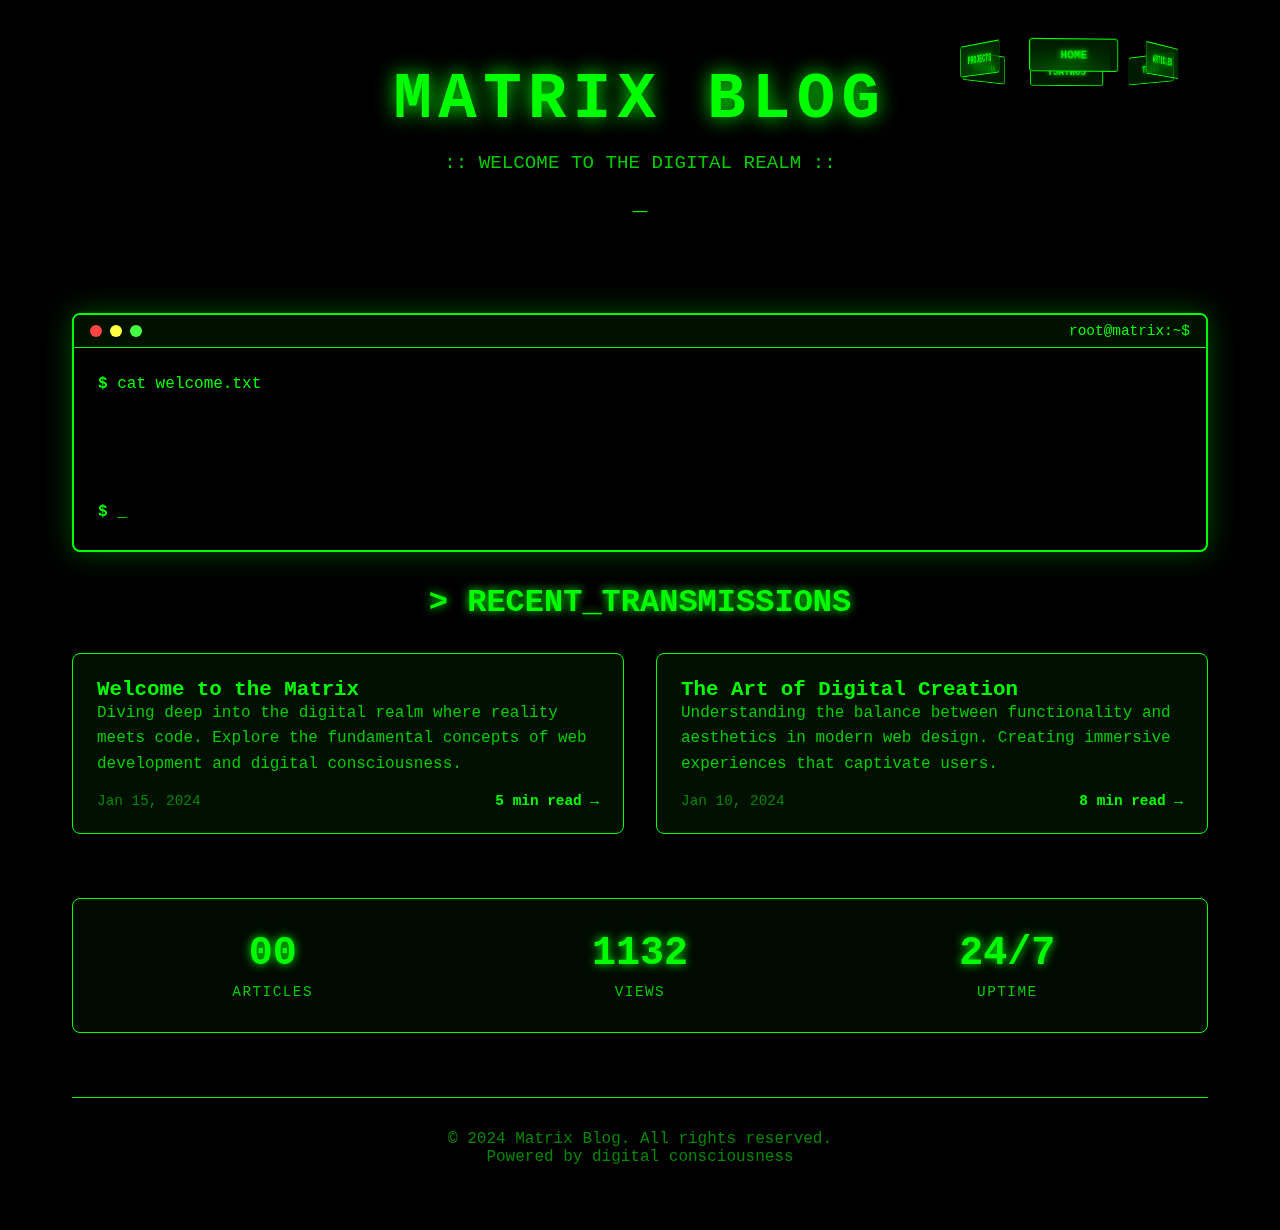
<file: index.html>
<!DOCTYPE html>
<html lang="en">
<head>
    <meta charset="UTF-8">
    <meta name="viewport" content="width=device-width, initial-scale=1.0">
    <title>Matrix Blog - Enter the Digital Realm</title>
    <meta name="description" content="A digital realm for sharing thoughts and knowledge">
    <link rel="stylesheet" href="css/style.css">
    <link rel="stylesheet" href="css/matrix.css">
    <link rel="icon" type="image/x-icon" href="images/favicon.ico">
</head>
<body>
    <!-- Matrix Rain Background -->
    <canvas id="matrix-canvas"></canvas>
    
    <!-- Main Navigation Sphere -->
    <div class="sphere-container" id="sphereContainer">
        <div class="sphere" id="mainSphere">
            <div class="sphere-item" data-link="index.html">
                <span class="link-text">HOME</span>
            </div>
            <div class="sphere-item" data-link="articles.html">
                <span class="link-text">ARTICLES</span>
            </div>
            <div class="sphere-item" data-link="about.html">
                <span class="link-text">ABOUT</span>
            </div>
            <div class="sphere-item" data-link="#contact">
                <span class="link-text">CONTACT</span>
            </div>
            <div class="sphere-item" data-link="#archive">
                <span class="link-text">ARCHIVE</span>
            </div>
            <div class="sphere-item" data-link="#projects">
                <span class="link-text">PROJECTS</span>
            </div>
        </div>
    </div>

    <!-- Main Content -->
    <div class="main-content">
        <header class="site-header">
            <div class="header-content">
                <h1 class="site-title">MATRIX BLOG</h1>
                <p class="site-subtitle">:: WELCOME TO THE DIGITAL REALM ::</p>
                <div class="terminal-cursor">_</div>
            </div>
        </header>

        <main class="content-area">
            <section class="hero-section">
                <div class="terminal-window">
                    <div class="terminal-header">
                        <span class="terminal-button red"></span>
                        <span class="terminal-button yellow"></span>
                        <span class="terminal-button green"></span>
                        <span class="terminal-title">root@matrix:~$</span>
                    </div>
                    <div class="terminal-body">
                        <p><span class="prompt">$</span> cat welcome.txt</p>
                        <p class="typing-text">Initializing digital consciousness...</p>
                        <p class="typing-text">Loading neural pathways...</p>
                        <p class="typing-text">Welcome to the Matrix Blog</p>
                        <p class="typing-text">A place where digital thoughts become reality</p>
                        <p><span class="prompt">$</span> <span class="cursor-blink">_</span></p>
                    </div>
                </div>
            </section>

            <section class="articles-preview">
                <h2 class="section-title">&gt; RECENT_TRANSMISSIONS</h2>
                <div class="articles-grid" id="articlesGrid">
                    <!-- Articles will be loaded dynamically -->
                </div>
            </section>

            <section class="stats-section">
                <div class="stats-container">
                    <div class="stat-item">
                        <span class="stat-number" id="articleCount">00</span>
                        <span class="stat-label">ARTICLES</span>
                    </div>
                    <div class="stat-item">
                        <span class="stat-number" id="viewCount">0000</span>
                        <span class="stat-label">VIEWS</span>
                    </div>
                    <div class="stat-item">
                        <span class="stat-number" id="uptime">24/7</span>
                        <span class="stat-label">UPTIME</span>
                    </div>
                </div>
            </section>
        </main>

        <footer class="site-footer">
            <div class="footer-content">
                <p>&copy; 2024 Matrix Blog. All rights reserved.</p>
                <p>Powered by digital consciousness</p>
            </div>
        </footer>
    </div>

    <!-- Scripts -->
    <script src="js/matrix-rain.js"></script>
    <script src="js/sphere.js"></script>
    <script src="js/main.js"></script>
</body>
</html>
</file>
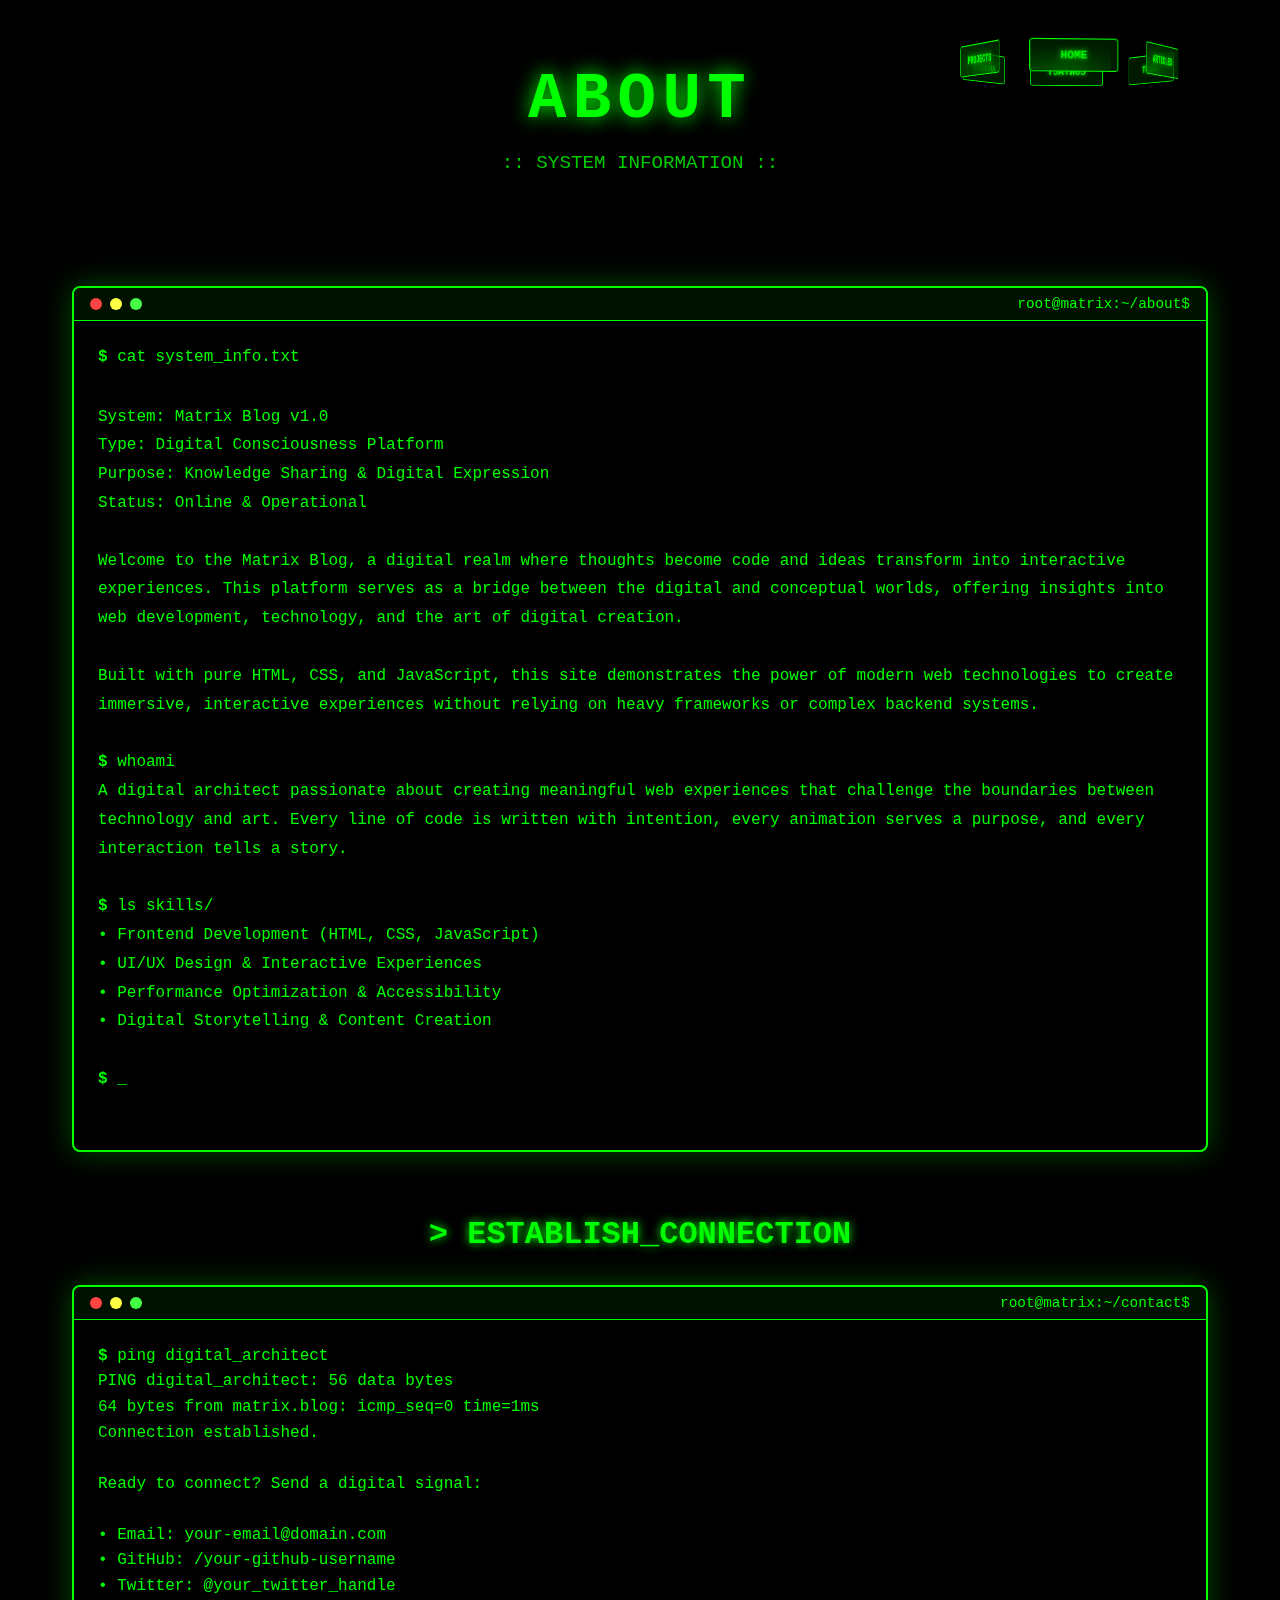
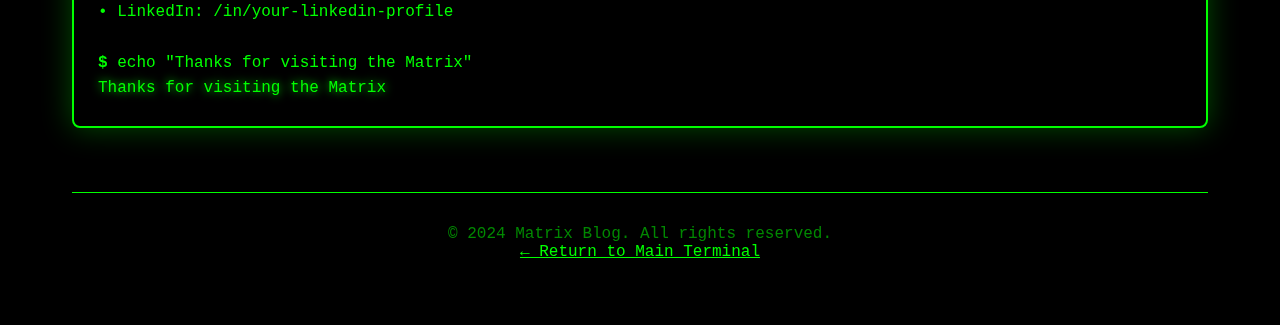
<file: about.html>
<!DOCTYPE html>
<html lang="en">
<head>
    <meta charset="UTF-8">
    <meta name="viewport" content="width=device-width, initial-scale=1.0">
    <title>About - Matrix Blog</title>
    <meta name="description" content="Learn about the digital consciousness behind Matrix Blog">
    <link rel="stylesheet" href="css/style.css">
    <link rel="stylesheet" href="css/matrix.css">
</head>
<body>
    <canvas id="matrix-canvas"></canvas>
    
    <div class="sphere-container" id="sphereContainer">
        <div class="sphere" id="mainSphere">
            <div class="sphere-item" data-link="index.html">
                <span class="link-text">HOME</span>
            </div>
            <div class="sphere-item" data-link="articles.html">
                <span class="link-text">ARTICLES</span>
            </div>
            <div class="sphere-item" data-link="about.html">
                <span class="link-text">ABOUT</span>
            </div>
            <div class="sphere-item" data-link="#contact">
                <span class="link-text">CONTACT</span>
            </div>
            <div class="sphere-item" data-link="#archive">
                <span class="link-text">ARCHIVE</span>
            </div>
            <div class="sphere-item" data-link="#projects">
                <span class="link-text">PROJECTS</span>
            </div>
        </div>
    </div>

    <div class="main-content">
        <header class="site-header">
            <h1 class="site-title">ABOUT</h1>
            <p class="site-subtitle">:: SYSTEM INFORMATION ::</p>
        </header>

        <main class="content-area">
            <section class="about-section">
                <div class="terminal-window">
                    <div class="terminal-header">
                        <span class="terminal-button red"></span>
                        <span class="terminal-button yellow"></span>
                        <span class="terminal-button green"></span>
                        <span class="terminal-title">root@matrix:~/about$</span>
                    </div>
                    <div class="terminal-body">
                        <p><span class="prompt">$</span> cat system_info.txt</p>
                        <div style="margin: 2rem 0; line-height: 1.8;">
                            <p>System: Matrix Blog v1.0</p>
                            <p>Type: Digital Consciousness Platform</p>
                            <p>Purpose: Knowledge Sharing & Digital Expression</p>
                            <p>Status: Online & Operational</p>
                            <br>
                            <p>Welcome to the Matrix Blog, a digital realm where thoughts become code and ideas transform into interactive experiences. This platform serves as a bridge between the digital and conceptual worlds, offering insights into web development, technology, and the art of digital creation.</p>
                            <br>
                            <p>Built with pure HTML, CSS, and JavaScript, this site demonstrates the power of modern web technologies to create immersive, interactive experiences without relying on heavy frameworks or complex backend systems.</p>
                            <br>
                            <p><span class="prompt">$</span> whoami</p>
                            <p>A digital architect passionate about creating meaningful web experiences that challenge the boundaries between technology and art. Every line of code is written with intention, every animation serves a purpose, and every interaction tells a story.</p>
                            <br>
                            <p><span class="prompt">$</span> ls skills/</p>
                            <p>• Frontend Development (HTML, CSS, JavaScript)</p>
                            <p>• UI/UX Design & Interactive Experiences</p>
                            <p>• Performance Optimization & Accessibility</p>
                            <p>• Digital Storytelling & Content Creation</p>
                            <br>
                            <p><span class="prompt">$</span> <span class="cursor-blink">_</span></p>
                        </div>
                    </div>
                </div>
                
                <div class="contact-section" id="contact" style="margin-top: 4rem;">
                    <h2 class="section-title">&gt; ESTABLISH_CONNECTION</h2>
                    <div class="terminal-window">
                        <div class="terminal-header">
                            <span class="terminal-button red"></span>
                            <span class="terminal-button yellow"></span>
                            <span class="terminal-button green"></span>
                            <span class="terminal-title">root@matrix:~/contact$</span>
                        </div>
                        <div class="terminal-body">
                            <p><span class="prompt">$</span> ping digital_architect</p>
                            <p>PING digital_architect: 56 data bytes</p>
                            <p>64 bytes from matrix.blog: icmp_seq=0 time=1ms</p>
                            <p>Connection established.</p>
                            <br>
                            <p>Ready to connect? Send a digital signal:</p>
                            <br>
                            <p>• Email: your-email@domain.com</p>
                            <p>• GitHub: /your-github-username</p>
                            <p>• Twitter: @your_twitter_handle</p>
                            <p>• LinkedIn: /in/your-linkedin-profile</p>
                            <br>
                            <p><span class="prompt">$</span> echo "Thanks for visiting the Matrix"</p>
                            <p class="matrix-text">Thanks for visiting the Matrix</p>
                        </div>
                    </div>
                </div>
            </section>
        </main>

        <footer class="site-footer">
            <div class="footer-content">
                <p>&copy; 2024 Matrix Blog. All rights reserved.</p>
                <p><a href="index.html" style="color: #00ff00;">← Return to Main Terminal</a></p>
            </div>
        </footer>
    </div>

    <script src="js/matrix-rain.js"></script>
    <script src="js/sphere.js"></script>
</body>
</html>
</file>
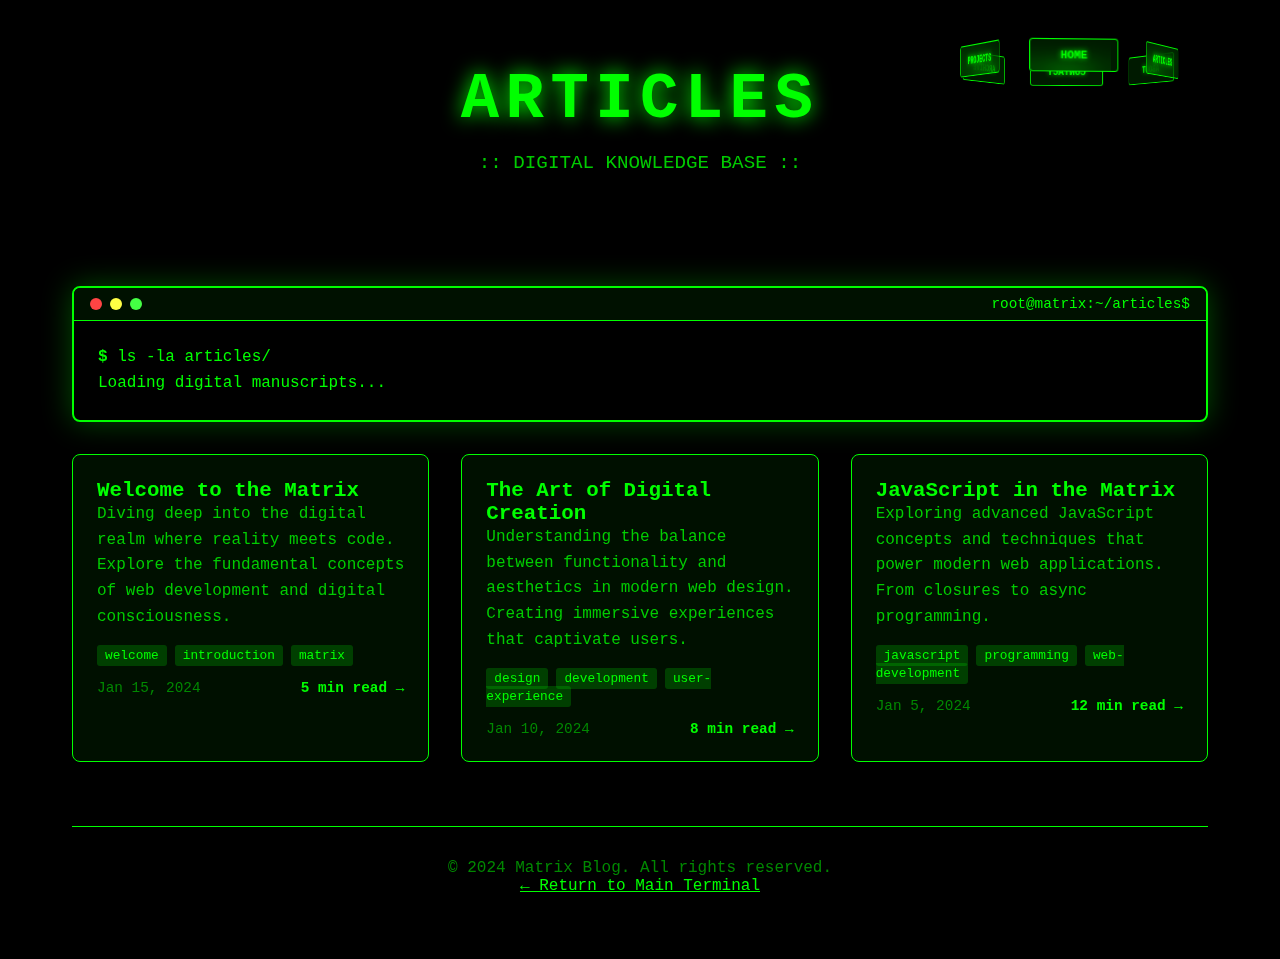
<file: articles.html>
<!DOCTYPE html>
<html lang="en">
<head>
    <meta charset="UTF-8">
    <meta name="viewport" content="width=device-width, initial-scale=1.0">
    <title>Articles - Matrix Blog</title>
    <meta name="description" content="Explore all articles in the digital realm">
    <link rel="stylesheet" href="css/style.css">
    <link rel="stylesheet" href="css/matrix.css">
</head>
<body>
    <canvas id="matrix-canvas"></canvas>
    
    <div class="sphere-container" id="sphereContainer">
        <div class="sphere" id="mainSphere">
            <div class="sphere-item" data-link="index.html">
                <span class="link-text">HOME</span>
            </div>
            <div class="sphere-item" data-link="articles.html">
                <span class="link-text">ARTICLES</span>
            </div>
            <div class="sphere-item" data-link="about.html">
                <span class="link-text">ABOUT</span>
            </div>
            <div class="sphere-item" data-link="#contact">
                <span class="link-text">CONTACT</span>
            </div>
            <div class="sphere-item" data-link="#archive">
                <span class="link-text">ARCHIVE</span>
            </div>
            <div class="sphere-item" data-link="#projects">
                <span class="link-text">PROJECTS</span>
            </div>
        </div>
    </div>

    <div class="main-content">
        <header class="site-header">
            <h1 class="site-title">ARTICLES</h1>
            <p class="site-subtitle">:: DIGITAL KNOWLEDGE BASE ::</p>
        </header>

        <main class="content-area">
            <section class="articles-section">
                <div class="terminal-window">
                    <div class="terminal-header">
                        <span class="terminal-button red"></span>
                        <span class="terminal-button yellow"></span>
                        <span class="terminal-button green"></span>
                        <span class="terminal-title">root@matrix:~/articles$</span>
                    </div>
                    <div class="terminal-body">
                        <p><span class="prompt">$</span> ls -la articles/</p>
                        <p>Loading digital manuscripts...</p>
                    </div>
                </div>
                
                <div class="articles-grid" id="allArticlesGrid">
                    <!-- All articles will be loaded here -->
                </div>
            </section>
        </main>

        <footer class="site-footer">
            <div class="footer-content">
                <p>&copy; 2024 Matrix Blog. All rights reserved.</p>
                <p><a href="index.html" style="color: #00ff00;">← Return to Main Terminal</a></p>
            </div>
        </footer>
    </div>

    <script src="js/matrix-rain.js"></script>
    <script src="js/sphere.js"></script>
    <script>
        // Extended articles list for articles page
        const allArticles = [
            {
                title: "Welcome to the Matrix",
                excerpt: "Diving deep into the digital realm where reality meets code. Explore the fundamental concepts of web development and digital consciousness.",
                date: "2024-01-15",
                slug: "welcome-to-matrix",
                readTime: "5 min read",
                tags: ["welcome", "introduction", "matrix"]
            },
            {
                title: "The Art of Digital Creation",
                excerpt: "Understanding the balance between functionality and aesthetics in modern web design. Creating immersive experiences that captivate users.",
                date: "2024-01-10",
                slug: "digital-creation",
                readTime: "8 min read",
                tags: ["design", "development", "user-experience"]
            },
            {
                title: "JavaScript in the Matrix",
                excerpt: "Exploring advanced JavaScript concepts and techniques that power modern web applications. From closures to async programming.",
                date: "2024-01-05",
                slug: "javascript-matrix",
                readTime: "12 min read",
                tags: ["javascript", "programming", "web-development"]
            }
        ];

        document.addEventListener('DOMContentLoaded', () => {
            const grid = document.getElementById('allArticlesGrid');
            
            allArticles.forEach(article => {
                const articleCard = document.createElement('div');
                articleCard.className = 'article-card';
                
                articleCard.innerHTML = `
                    <h3><a href="articles/${article.slug}.html" class="article-title">${article.title}</a></h3>
                    <p class="article-excerpt">${article.excerpt}</p>
                    <div class="article-tags" style="margin: 1rem 0;">
                        ${article.tags.map(tag => `<span style="background: rgba(0,255,0,0.2); padding: 0.2rem 0.5rem; margin-right: 0.5rem; border-radius: 3px; font-size: 0.8rem;">${tag}</span>`).join('')}
                    </div>
                    <div class="article-meta">
                        <span class="article-date">${new Date(article.date).toLocaleDateString('en-US', { year: 'numeric', month: 'short', day: 'numeric' })}</span>
                        <a href="articles/${article.slug}.html" class="read-more">${article.readTime} →</a>
                    </div>
                `;
                
                grid.appendChild(articleCard);
            });
        });
    </script>
</body>
</html>
</file>
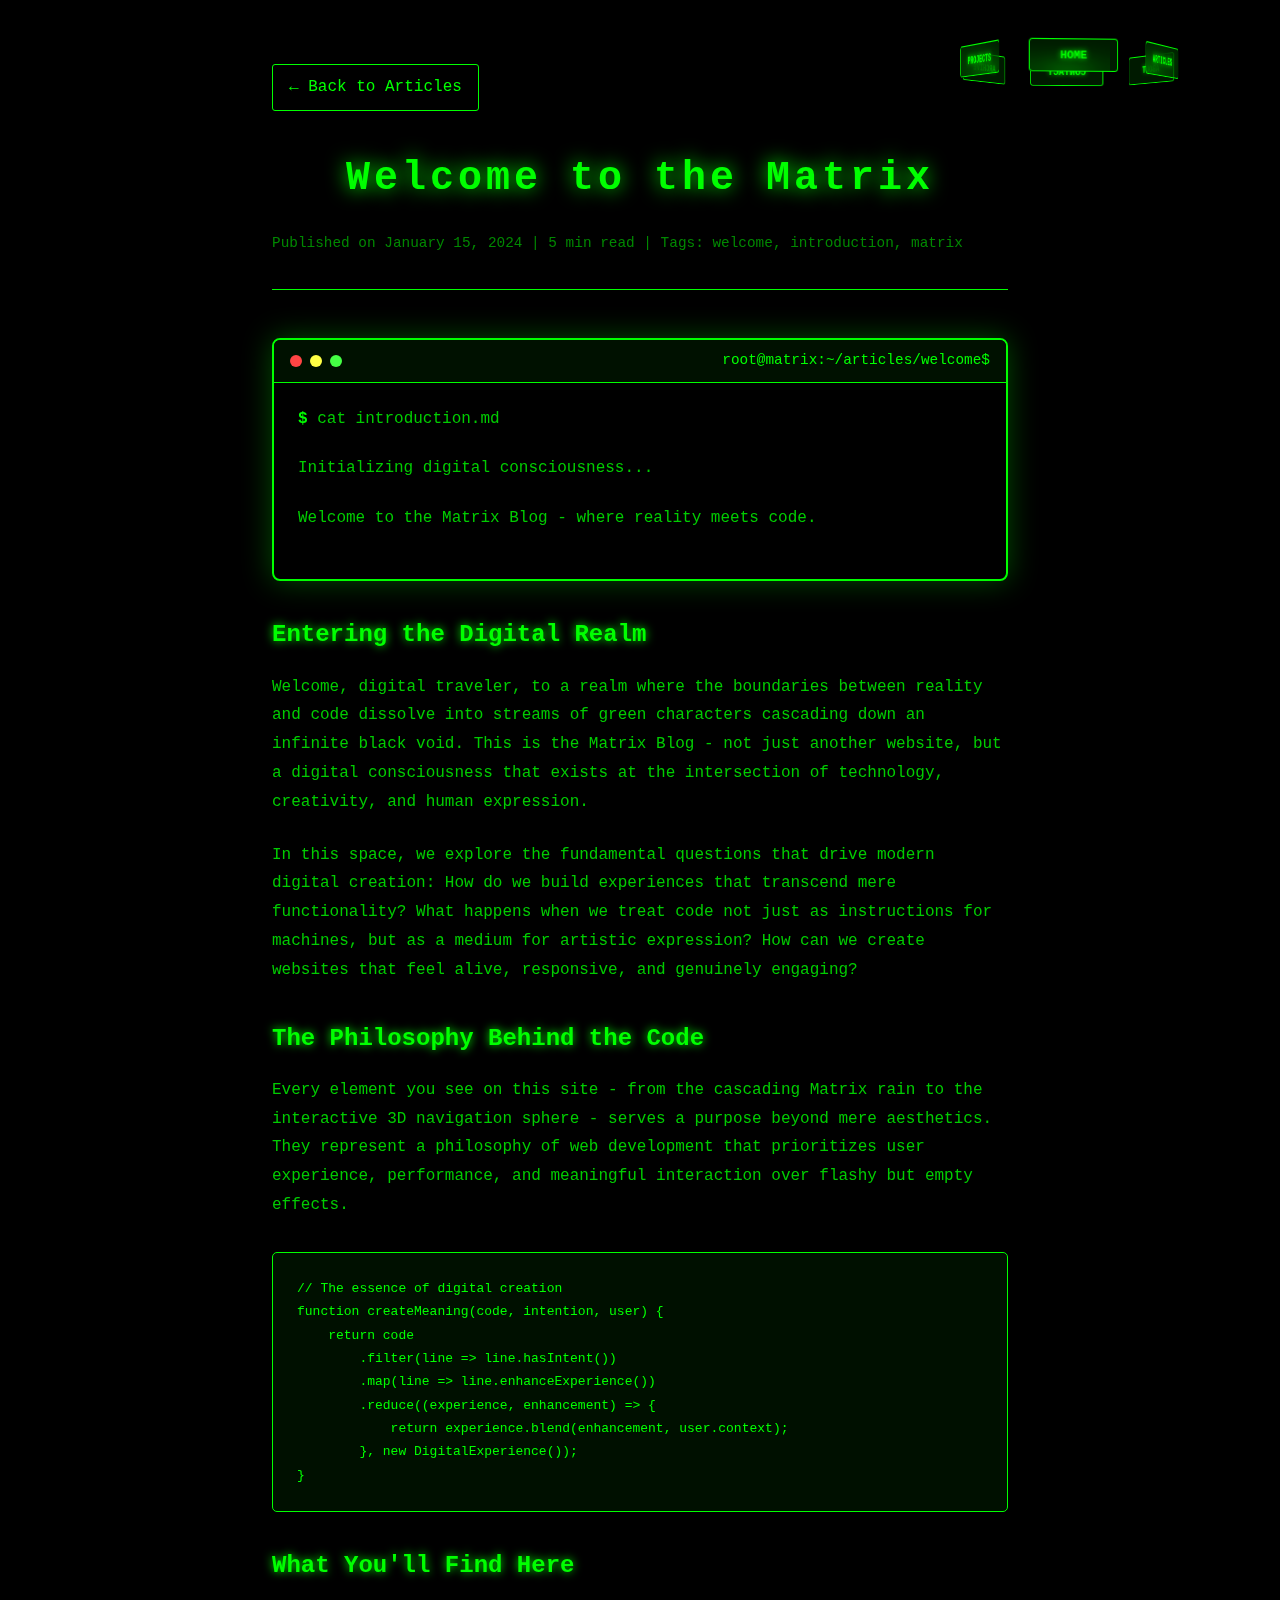
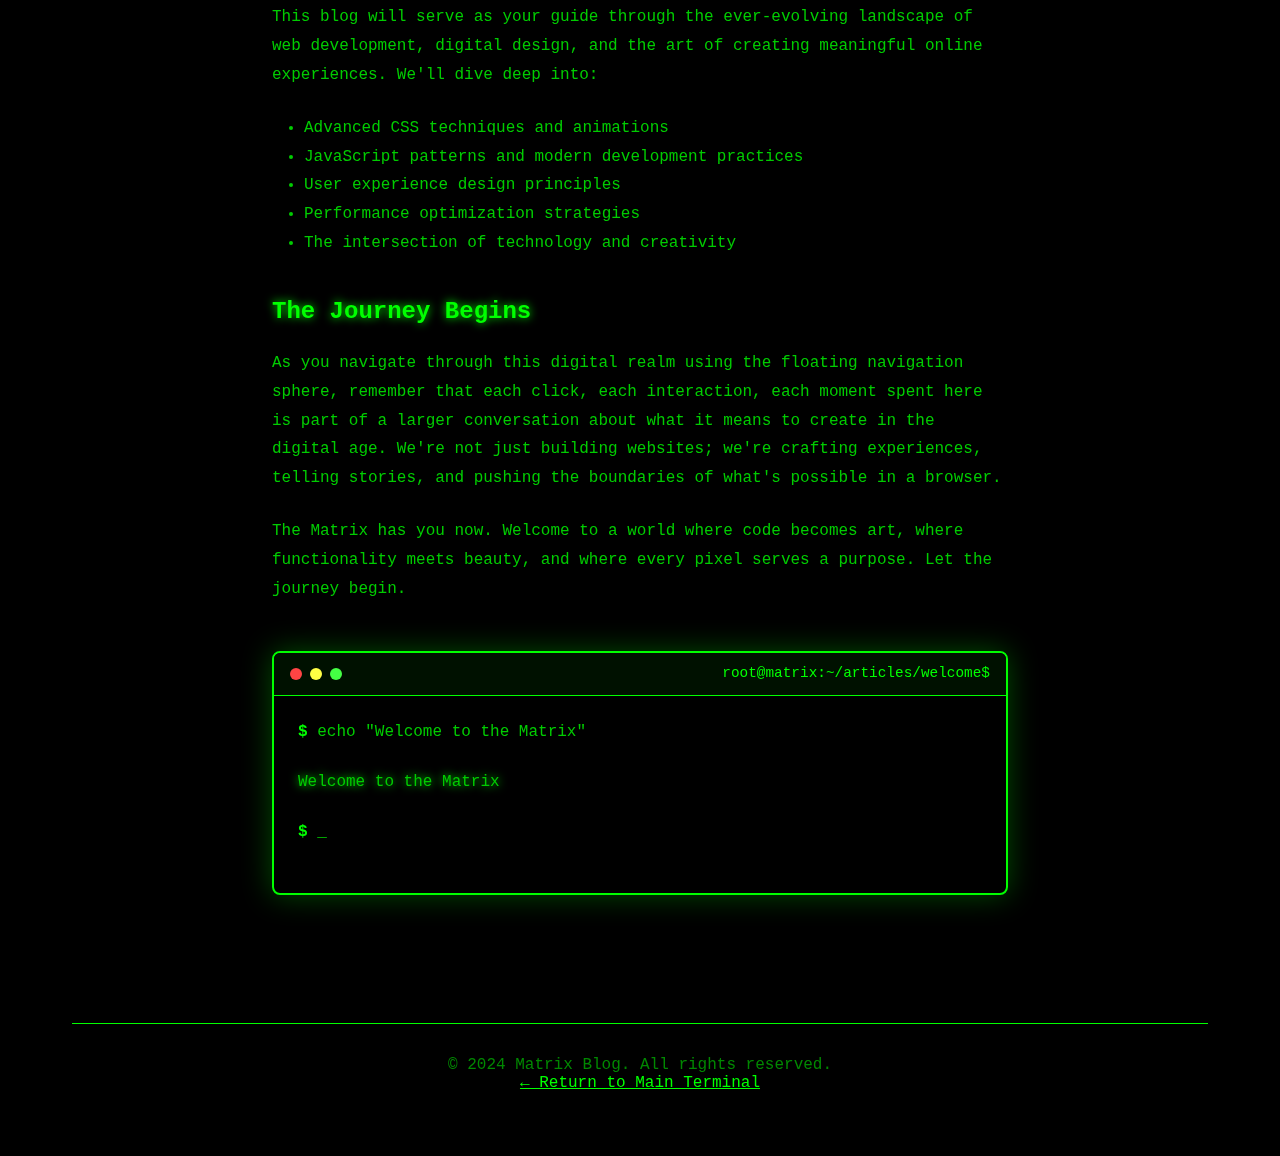
<file: articles/welcome-to-matrix.html>
<!DOCTYPE html>
<html lang="en">
<head>
    <meta charset="UTF-8">
    <meta name="viewport" content="width=device-width, initial-scale=1.0">
    <title>Welcome to the Matrix - Matrix Blog</title>
    <meta name="description" content="Diving deep into the digital realm where reality meets code">
    <link rel="stylesheet" href="../css/style.css">
    <link rel="stylesheet" href="../css/matrix.css">
    <style>
        .article-content {
            max-width: 800px;
            margin: 0 auto;
            padding: 2rem;
            line-height: 1.8;
        }
        
        .article-header {
            text-align: center;
            margin-bottom: 3rem;
            padding-bottom: 2rem;
            border-bottom: 1px solid #00ff00;
        }
        
        .article-meta {
            color: #008800;
            font-size: 0.9rem;
            margin-top: 1rem;
        }
        
        .article-body h2 {
            color: #00ff00;
            margin: 2rem 0 1rem 0;
            text-shadow: 0 0 10px #00ff00;
        }
        
        .article-body p {
            margin-bottom: 1.5rem;
            color: #00cc00;
        }
        
        .code-block {
            background: rgba(0, 20, 0, 0.8);
            border: 1px solid #00ff00;
            border-radius: 5px;
            padding: 1.5rem;
            margin: 2rem 0;
            overflow-x: auto;
        }
        
        .back-nav {
            display: inline-block;
            margin-bottom: 2rem;
            color: #00ff00;
            text-decoration: none;
            padding: 0.5rem 1rem;
            border: 1px solid #00ff00;
            border-radius: 3px;
            transition: all 0.3s ease;
        }
        
        .back-nav:hover {
            background: rgba(0, 255, 0, 0.1);
            box-shadow: 0 0 10px #00ff00;
        }
    </style>
</head>
<body>
    <canvas id="matrix-canvas"></canvas>
    
    <div class="sphere-container" id="sphereContainer">
        <div class="sphere" id="mainSphere">
            <div class="sphere-item" data-link="../index.html">
                <span class="link-text">HOME</span>
            </div>
            <div class="sphere-item" data-link="../articles.html">
                <span class="link-text">ARTICLES</span>
            </div>
            <div class="sphere-item" data-link="../about.html">
                <span class="link-text">ABOUT</span>
            </div>
            <div class="sphere-item" data-link="#contact">
                <span class="link-text">CONTACT</span>
            </div>
            <div class="sphere-item" data-link="#archive">
                <span class="link-text">ARCHIVE</span>
            </div>
            <div class="sphere-item" data-link="#projects">
                <span class="link-text">PROJECTS</span>
            </div>
        </div>
    </div>

    <div class="main-content">
        <div class="article-content">
            <a href="../articles.html" class="back-nav">← Back to Articles</a>
            
            <article>
                <header class="article-header">
                    <h1 class="site-title" style="font-size: 2.5rem;">Welcome to the Matrix</h1>
                    <div class="article-meta">
                        Published on January 15, 2024 | 5 min read | Tags: welcome, introduction, matrix
                    </div>
                </header>
                
                <div class="article-body">
                    <div class="terminal-window">
                        <div class="terminal-header">
                            <span class="terminal-button red"></span>
                            <span class="terminal-button yellow"></span>
                            <span class="terminal-button green"></span>
                            <span class="terminal-title">root@matrix:~/articles/welcome$</span>
                        </div>
                        <div class="terminal-body">
                            <p><span class="prompt">$</span> cat introduction.md</p>
                            <p>Initializing digital consciousness...</p>
                            <p>Welcome to the Matrix Blog - where reality meets code.</p>
                        </div>
                    </div>
                    
                    <h2>Entering the Digital Realm</h2>
                    <p>
                        Welcome, digital traveler, to a realm where the boundaries between reality and code dissolve into streams of green characters cascading down an infinite black void. This is the Matrix Blog - not just another website, but a digital consciousness that exists at the intersection of technology, creativity, and human expression.
                    </p>
                    
                    <p>
                        In this space, we explore the fundamental questions that drive modern digital creation: How do we build experiences that transcend mere functionality? What happens when we treat code not just as instructions for machines, but as a medium for artistic expression? How can we create websites that feel alive, responsive, and genuinely engaging?
                    </p>
                    
                    <h2>The Philosophy Behind the Code</h2>
                    <p>
                        Every element you see on this site - from the cascading Matrix rain to the interactive 3D navigation sphere - serves a purpose beyond mere aesthetics. They represent a philosophy of web development that prioritizes user experience, performance, and meaningful interaction over flashy but empty effects.
                    </p>
                    
                    <div class="code-block">
                        <pre><code>// The essence of digital creation
function createMeaning(code, intention, user) {
    return code
        .filter(line => line.hasIntent())
        .map(line => line.enhanceExperience())
        .reduce((experience, enhancement) => {
            return experience.blend(enhancement, user.context);
        }, new DigitalExperience());
}</code></pre>
                    </div>
                    
                    <h2>What You'll Find Here</h2>
                    <p>
                        This blog will serve as your guide through the ever-evolving landscape of web development, digital design, and the art of creating meaningful online experiences. We'll dive deep into:
                    </p>
                    
                    <ul style="color: #00cc00; margin-left: 2rem; margin-bottom: 1.5rem;">
                        <li>Advanced CSS techniques and animations</li>
                        <li>JavaScript patterns and modern development practices</li>
                        <li>User experience design principles</li>
                        <li>Performance optimization strategies</li>
                        <li>The intersection of technology and creativity</li>
                    </ul>
                    
                    <h2>The Journey Begins</h2>
                    <p>
                        As you navigate through this digital realm using the floating navigation sphere, remember that each click, each interaction, each moment spent here is part of a larger conversation about what it means to create in the digital age. We're not just building websites; we're crafting experiences, telling stories, and pushing the boundaries of what's possible in a browser.
                    </p>
                    
                    <p>
                        The Matrix has you now. Welcome to a world where code becomes art, where functionality meets beauty, and where every pixel serves a purpose. Let the journey begin.
                    </p>
                    
                    <div class="terminal-window" style="margin-top: 3rem;">
                        <div class="terminal-header">
                            <span class="terminal-button red"></span>
                            <span class="terminal-button yellow"></span>
                            <span class="terminal-button green"></span>
                            <span class="terminal-title">root@matrix:~/articles/welcome$</span>
                        </div>
                        <div class="terminal-body">
                            <p><span class="prompt">$</span> echo "Welcome to the Matrix"</p>
                            <p class="matrix-text">Welcome to the Matrix</p>
                            <p><span class="prompt">$</span> <span class="cursor-blink">_</span></p>
                        </div>
                    </div>
                </div>
            </article>
        </div>

        <footer class="site-footer">
            <div class="footer-content">
                <p>&copy; 2024 Matrix Blog. All rights reserved.</p>
                <p><a href="../index.html" style="color: #00ff00;">← Return to Main Terminal</a></p>
            </div>
        </footer>
    </div>

    <script src="../js/matrix-rain.js"></script>
    <script src="../js/sphere.js"></script>
</body>
</html>
</file>
<file: css/matrix.css>
/* Matrix Rain Specific Styles */
.matrix-rain {
    position: fixed;
    top: 0;
    left: 0;
    width: 100%;
    height: 100%;
    pointer-events: none;
    z-index: -1;
}

.matrix-column {
    position: absolute;
    top: -100px;
    font-family: 'Courier New', monospace;
    font-size: 14px;
    color: #00ff00;
    text-shadow: 0 0 5px #00ff00;
    white-space: nowrap;
    animation: fall linear infinite;
}

@keyframes fall {
    0% {
        transform: translateY(-100px);
        opacity: 1;
    }
    100% {
        transform: translateY(100vh);
        opacity: 0;
    }
}

/* Additional Matrix Effects */
.glitch {
    animation: glitch 0.3s infinite;
}

@keyframes glitch {
    0% { transform: translate(0); }
    20% { transform: translate(-2px, 2px); }
    40% { transform: translate(-2px, -2px); }
    60% { transform: translate(2px, 2px); }
    80% { transform: translate(2px, -2px); }
    100% { transform: translate(0); }
}

.matrix-text {
    color: #00ff00;
    text-shadow: 0 0 10px #00ff00;
    animation: matrixGlow 2s ease-in-out infinite alternate;
}

@keyframes matrixGlow {
    from {
        text-shadow: 0 0 10px #00ff00;
    }
    to {
        text-shadow: 0 0 20px #00ff00, 0 0 30px #00ff00;
    }
}
</file>
<file: css/style.css>
/* Reset and Base Styles */
* {
    margin: 0;
    padding: 0;
    box-sizing: border-box;
}

body {
    font-family: 'Courier New', monospace;
    background: #000000;
    color: #00ff00;
    overflow-x: hidden;
    min-height: 100vh;
    position: relative;
}

/* Matrix Canvas Background */
#matrix-canvas {
    position: fixed;
    top: 0;
    left: 0;
    width: 100%;
    height: 100%;
    z-index: -1;
    opacity: 0.3;
}

/* 3D Sphere Navigation */
.sphere-container {
    position: fixed;
    top: 50px;
    right: 50px;
    width: 200px;
    height: 200px;
    z-index: 1000;
    perspective: 1000px;
}

.sphere {
    position: relative;
    width: 100%;
    height: 100%;
    transform-style: preserve-3d;
    transition: transform 0.1s ease-out;
}

.sphere-item {
    position: absolute;
    width: 80px;
    height: 30px;
    background: rgba(0, 255, 0, 0.1);
    border: 1px solid #00ff00;
    display: flex;
    align-items: center;
    justify-content: center;
    cursor: pointer;
    transition: all 0.3s ease;
    border-radius: 3px;
    backdrop-filter: blur(10px);
}

.sphere-item:hover {
    background: rgba(0, 255, 0, 0.3);
    box-shadow: 0 0 20px #00ff00;
    transform: scale(1.1);
}

.sphere-item:nth-child(1) { transform: rotateY(0deg) translateZ(100px); }
.sphere-item:nth-child(2) { transform: rotateY(60deg) translateZ(100px); }
.sphere-item:nth-child(3) { transform: rotateY(120deg) translateZ(100px); }
.sphere-item:nth-child(4) { transform: rotateY(180deg) translateZ(100px); }
.sphere-item:nth-child(5) { transform: rotateY(240deg) translateZ(100px); }
.sphere-item:nth-child(6) { transform: rotateY(300deg) translateZ(100px); }

.link-text {
    font-size: 10px;
    font-weight: bold;
    color: #00ff00;
    text-shadow: 0 0 5px #00ff00;
}

/* Main Content */
.main-content {
    position: relative;
    z-index: 1;
    max-width: 1200px;
    margin: 0 auto;
    padding: 2rem;
}

/* Header Styles */
.site-header {
    text-align: center;
    margin-bottom: 4rem;
    padding: 2rem 0;
}

.site-title {
    font-size: 4rem;
    font-weight: bold;
    color: #00ff00;
    text-shadow: 0 0 20px #00ff00;
    letter-spacing: 0.1em;
    margin-bottom: 1rem;
    animation: glow 2s ease-in-out infinite alternate;
}

.site-subtitle {
    font-size: 1.2rem;
    color: #00cc00;
    margin-bottom: 1rem;
    animation: typing 3s steps(30) infinite;
}

.terminal-cursor {
    display: inline-block;
    animation: blink 1s infinite;
    font-size: 1.5rem;
    color: #00ff00;
}

/* Terminal Window */
.terminal-window {
    background: rgba(0, 0, 0, 0.9);
    border: 2px solid #00ff00;
    border-radius: 8px;
    margin: 2rem 0;
    overflow: hidden;
    box-shadow: 0 0 30px rgba(0, 255, 0, 0.3);
}

.terminal-header {
    background: #001100;
    padding: 0.5rem 1rem;
    display: flex;
    align-items: center;
    gap: 0.5rem;
    border-bottom: 1px solid #00ff00;
}

.terminal-button {
    width: 12px;
    height: 12px;
    border-radius: 50%;
}

.terminal-button.red { background: #ff4444; }
.terminal-button.yellow { background: #ffff44; }
.terminal-button.green { background: #44ff44; }

.terminal-title {
    margin-left: auto;
    font-size: 0.9rem;
    color: #00ff00;
}

.terminal-body {
    padding: 1.5rem;
    font-family: 'Courier New', monospace;
    line-height: 1.6;
}

.prompt {
    color: #00ff00;
    font-weight: bold;
}

.typing-text {
    animation: typewriter 2s steps(40) 1s both;
    opacity: 0;
}

.typing-text:nth-child(2) { animation-delay: 0.5s; }
.typing-text:nth-child(3) { animation-delay: 1s; }
.typing-text:nth-child(4) { animation-delay: 1.5s; }
.typing-text:nth-child(5) { animation-delay: 2s; }

.cursor-blink {
    animation: blink 1s infinite;
}

/* Articles Grid */
.section-title {
    font-size: 2rem;
    color: #00ff00;
    margin-bottom: 2rem;
    text-align: center;
    text-shadow: 0 0 10px #00ff00;
}

.articles-grid {
    display: grid;
    grid-template-columns: repeat(auto-fit, minmax(350px, 1fr));
    gap: 2rem;
    margin-bottom: 4rem;
}

.article-card {
    background: rgba(0, 20, 0, 0.8);
    border: 1px solid #00ff00;
    border-radius: 8px;
    padding: 1.5rem;
    transition: all 0.3s ease;
    position: relative;
    overflow: hidden;
}

.article-card::before {
    content: '';
    position: absolute;
    top: -2px;
    left: -2px;
    right: -2px;
    bottom: -2px;
    background: linear-gradient(45deg, #00ff00, #004400, #00ff00);
    z-index: -1;
    opacity: 0;
    transition: opacity 0.3s ease;
}

.article-card:hover::before {
    opacity: 1;
    animation: borderGlow 2s linear infinite;
}

.article-card:hover {
    transform: translateY(-5px);
    box-shadow: 0 10px 30px rgba(0, 255, 0, 0.3);
}

.article-title {
    font-size: 1.3rem;
    color: #00ff00;
    margin-bottom: 1rem;
    text-decoration: none;
}

.article-title:hover {
    text-shadow: 0 0 10px #00ff00;
}

.article-excerpt {
    color: #00cc00;
    line-height: 1.6;
    margin-bottom: 1rem;
}

.article-meta {
    font-size: 0.9rem;
    color: #008800;
    display: flex;
    justify-content: space-between;
    align-items: center;
}

.read-more {
    color: #00ff00;
    text-decoration: none;
    font-weight: bold;
    transition: all 0.3s ease;
}

.read-more:hover {
    text-shadow: 0 0 5px #00ff00;
}

/* Stats Section */
.stats-section {
    margin: 4rem 0;
    padding: 2rem;
    background: rgba(0, 20, 0, 0.5);
    border: 1px solid #00ff00;
    border-radius: 8px;
}

.stats-container {
    display: grid;
    grid-template-columns: repeat(auto-fit, minmax(150px, 1fr));
    gap: 2rem;
    text-align: center;
}

.stat-item {
    display: flex;
    flex-direction: column;
    gap: 0.5rem;
}

.stat-number {
    font-size: 2.5rem;
    font-weight: bold;
    color: #00ff00;
    text-shadow: 0 0 10px #00ff00;
}

.stat-label {
    font-size: 0.9rem;
    color: #00cc00;
    letter-spacing: 0.1em;
}

/* Footer */
.site-footer {
    text-align: center;
    padding: 2rem;
    margin-top: 4rem;
    border-top: 1px solid #00ff00;
    color: #008800;
}

/* Animations */
@keyframes glow {
    from { text-shadow: 0 0 20px #00ff00; }
    to { text-shadow: 0 0 30px #00ff00, 0 0 40px #00ff00; }
}

@keyframes blink {
    0%, 50% { opacity: 1; }
    51%, 100% { opacity: 0; }
}

@keyframes typewriter {
    from { width: 0; opacity: 0; }
    to { width: 100%; opacity: 1; }
}

@keyframes borderGlow {
    0% { background-position: 0% 50%; }
    50% { background-position: 100% 50%; }
    100% { background-position: 0% 50%; }
}

@keyframes typing {
    from { width: 0; }
    to { width: 100%; }
}

/* Responsive Design */
@media (max-width: 768px) {
    .sphere-container {
        top: 20px;
        right: 20px;
        width: 150px;
        height: 150px;
    }
    
    .sphere-item {
        width: 60px;
        height: 25px;
    }
    
    .link-text {
        font-size: 8px;
    }
    
    .site-title {
        font-size: 2.5rem;
    }
    
    .main-content {
        padding: 1rem;
    }
    
    .articles-grid {
        grid-template-columns: 1fr;
    }
    
    .stats-container {
        grid-template-columns: repeat(3, 1fr);
    }
}

@media (max-width: 480px) {
    .sphere-container {
        display: none;
    }
    
    .site-title {
        font-size: 2rem;
    }
    
    .site-subtitle {
        font-size: 1rem;
    }
}
</file>
